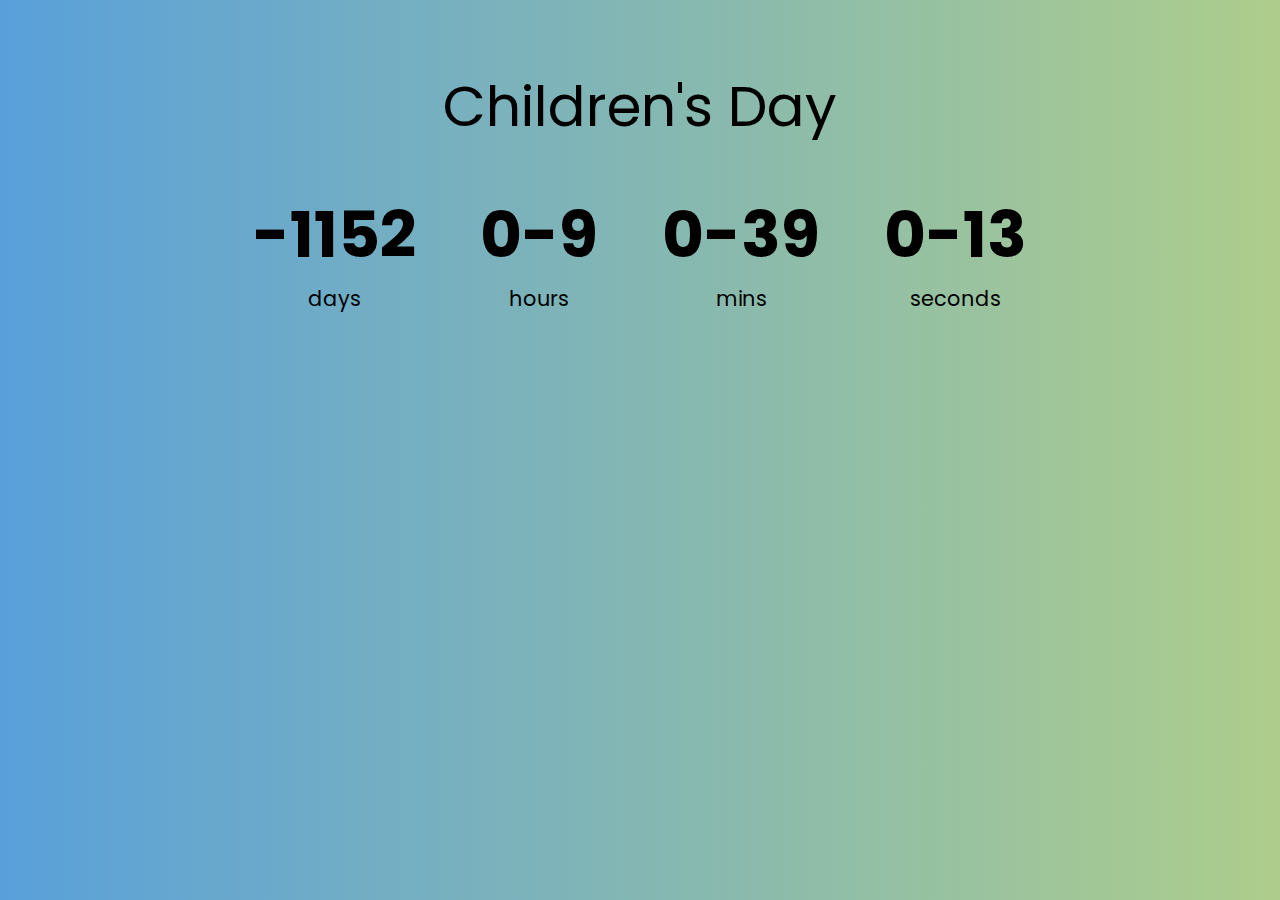
<file: Count Down App/index.html>
<!DOCTYPE html>
<html lang="en">
<head>
    <meta charset="UTF-8">
    <meta http-equiv="X-UA-Compatible" content="IE=edge">
    <meta name="viewport" content="width=device-width, initial-scale=1.0">
    <link rel="stylesheet" href="style.css">
    <title>Count Down Timer</title>
</head>
<body>
    <h1>Children's Day</h1>

        <div class="countdown-container">
            <div class="countdown-el days-c">
                <p class="big-text" id="days">0</p>
                <span>days</span>
            </div>
            <div class="countdown-el hours-c">
                <p class="big-text" id="hours">0</p>
                <span>hours</span>
            </div>
            <div class="countdown-el mins-c">
                <p class="big-text" id="mins">0</p>
                <span>mins</span>
            </div>
            <div class="countdown-el seconds-c">
                <p class="big-text" id="seconds">0</p>
                <span>seconds</span>
            </div>
        </div>
    

    <script src="script.js"></script>
</body>
</html>
</file>
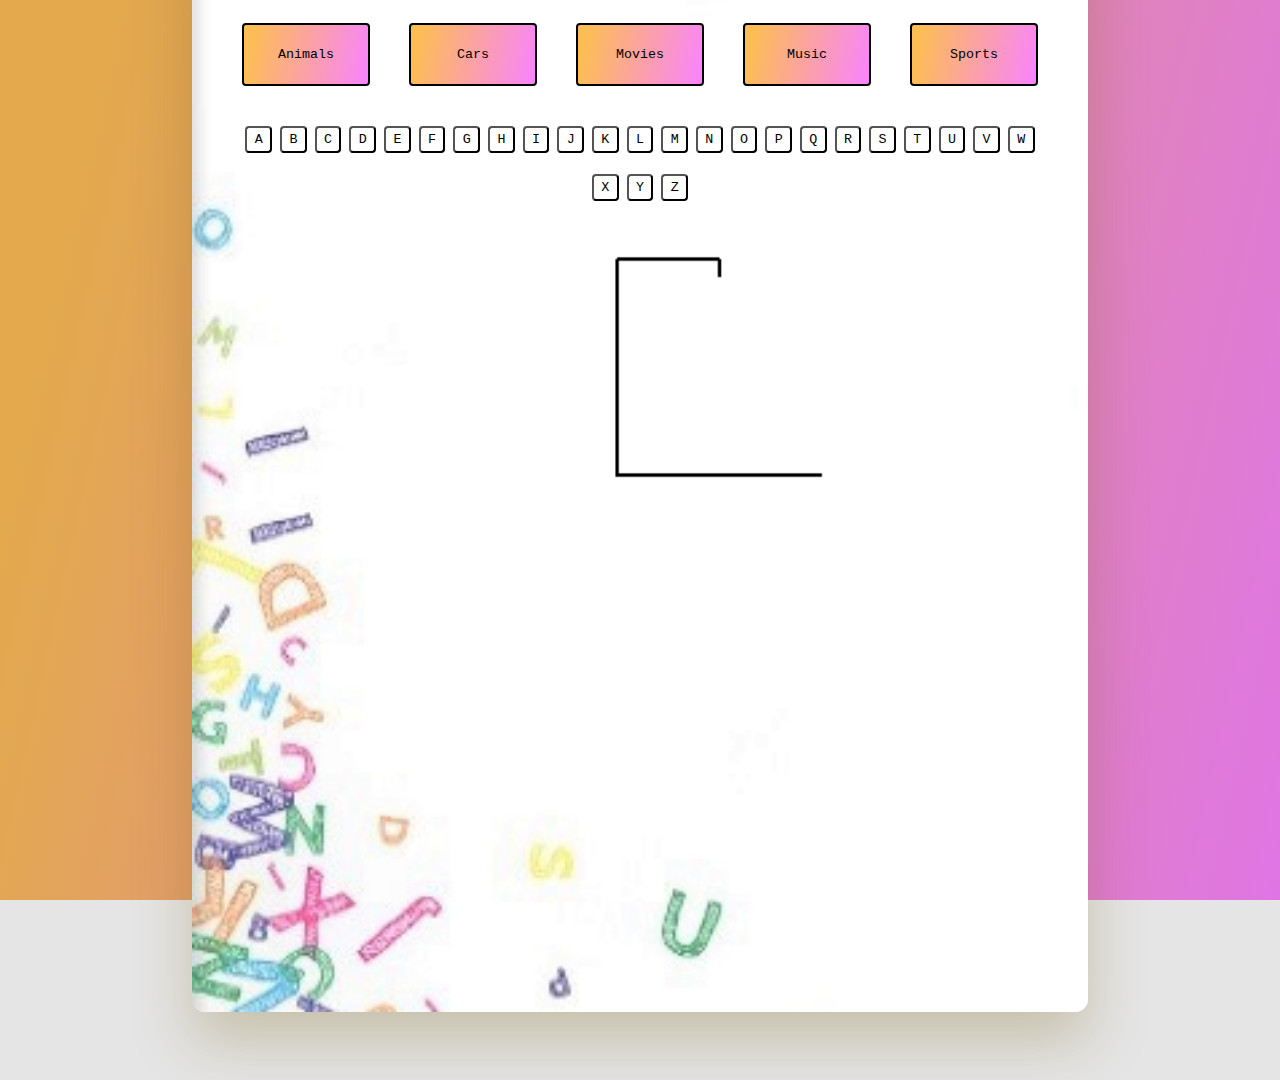
<file: Hangman Game/index.html>
<!DOCTYPE html>
<html lang="en">
<head>
    <meta charset="UTF-8">
    <meta http-equiv="X-UA-Compatible" content="IE=edge">
    <meta name="viewport" content="width=device-width, initial-scale=1.0">
    <title>Hangman Game</title>
    <link rel="stylesheet" href="style.css">
</head>
<body>
<div class="container">
<div id="options-container"></div>
<div id="letter-container"
    class="letter-container hide"></div>
        <div id="user-input-section"></div>
        <canvas id="canvas"></canvas>

        <!-- new game container -->
        <div id="new-game-container"
            class="new-game-popup hide">
                <div id="result-text"></div>
                <button id="new-game-button">New Game</button>
                </class=>
        </div>

</div>



    
    <script src="main.js"></script>
</body>
</html>
</file>
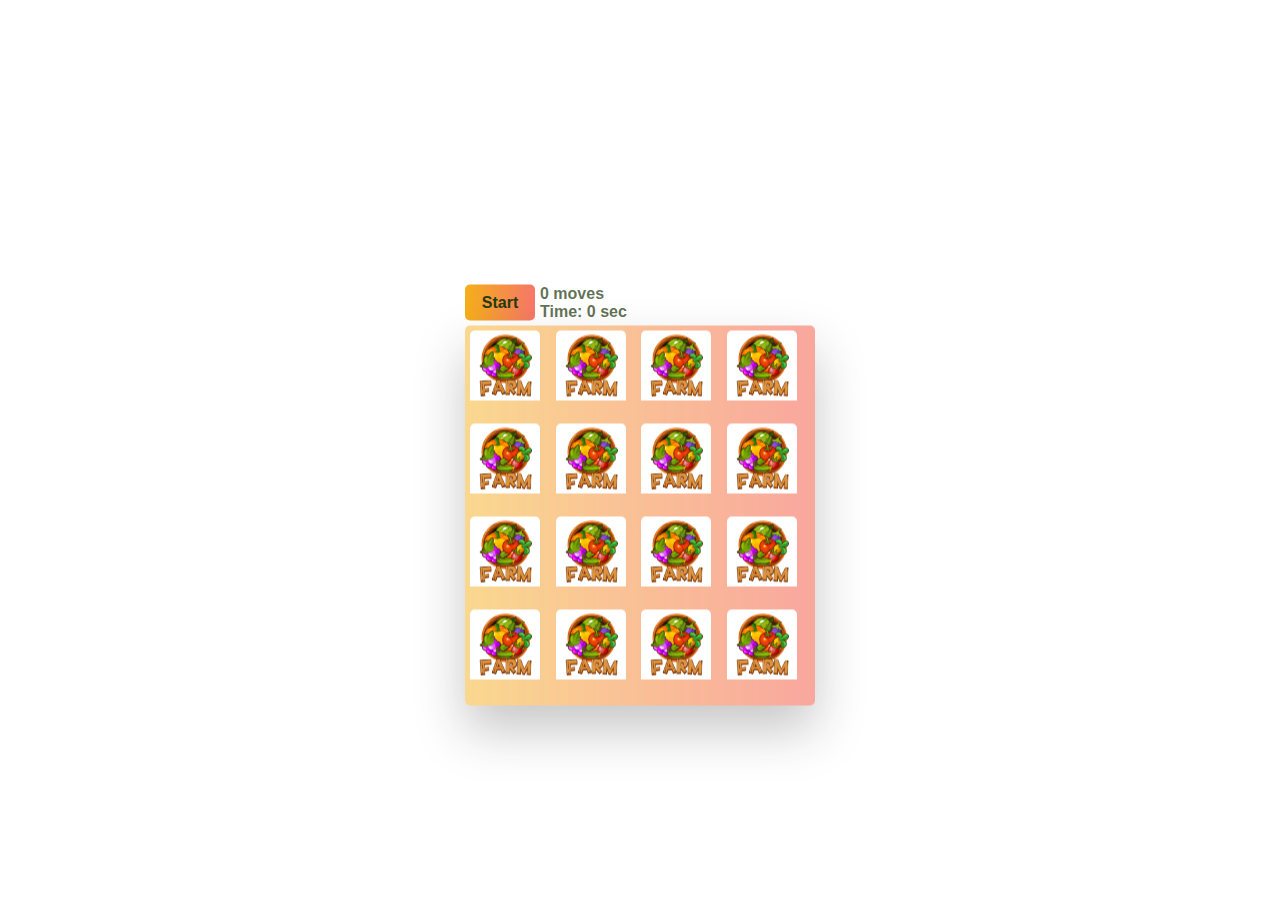
<file: new mg/index.html>
<!DOCTYPE html>
<html lang="en">
<head>
    <meta charset="UTF-8">
    <meta http-equiv="X-UA-Compatible" content="IE=edge">
    <meta name="viewport" content="width=device-width, initial-scale=1.0">
    <link rel="stylesheet" href="style.css">
    <title>Memory game</title>
</head>
<body>
    <div class="game">
        <div class="controls">
            <button>Start</button>
            <div class="stats">
                <div class="moves">0 moves</div>
                <div class="timer">Time: 0 sec</div>
            </div>
        </div>
        <div class="board-container">
            <div class="board" data-dimension="4"></div>
            <div class="win">You won!</div>
        </div>
    </div>
    <script src="script.js"></script>
</body>
</html>
</file>
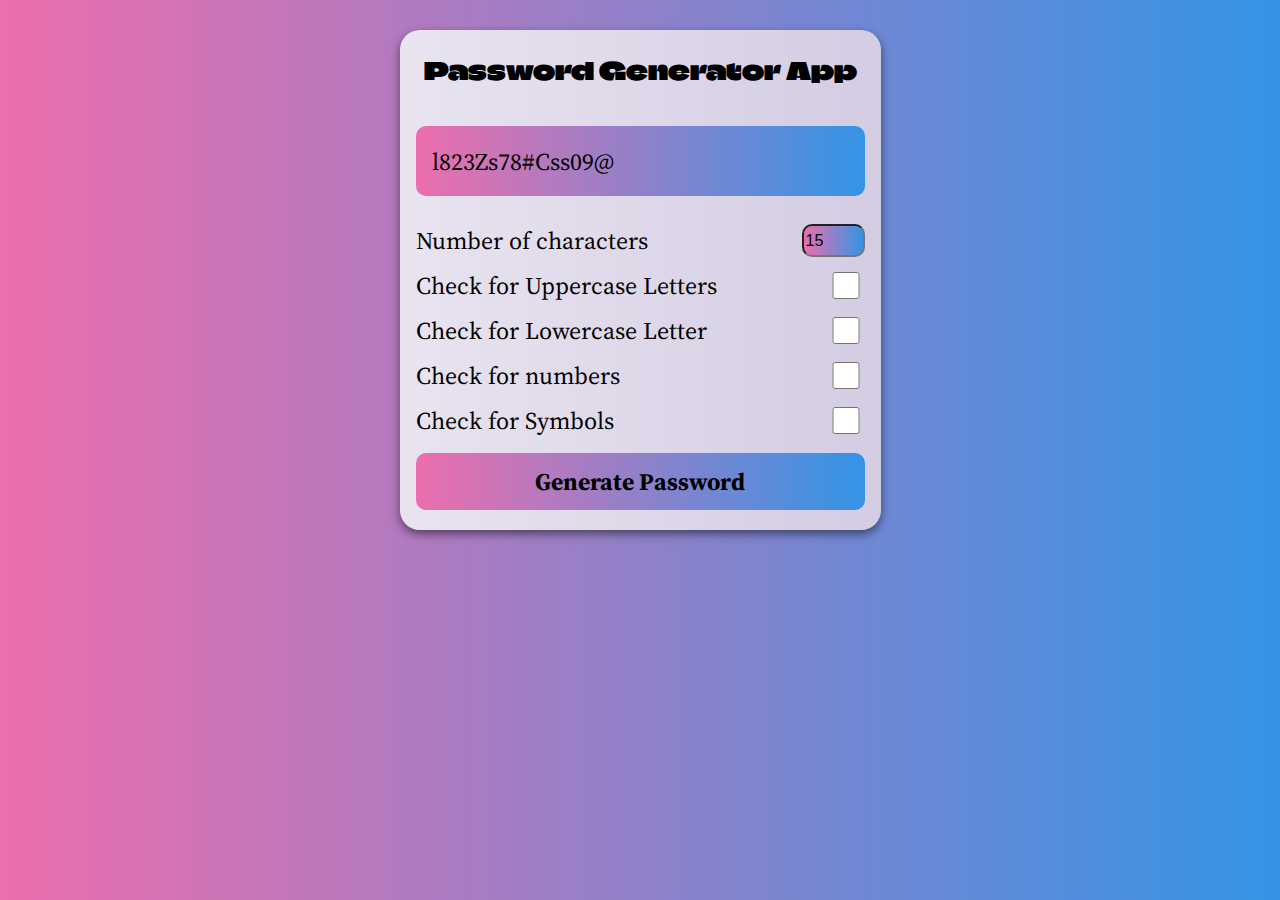
<file: Password generator app/index.html>
<!DOCTYPE html>
<html lang="en">
<head>
    <meta charset="UTF-8">
    <meta http-equiv="X-UA-Compatible" content="IE=edge">
    <meta name="viewport" content="width=device-width, initial-scale=1.0">
    <link rel="stylesheet" href="style.css" />
    <title>Password generator app</title>
</head>
<body>
    
<div class="container">
    <div class="title">Password Generator App</div>
        <div class="header">
            <div class="password">
                <span id="password">l823Zs78#Css09@</span>
                <button id="copy">Copy</button>
            </div>
        </div>



        <div class="body">
        <div class="form-options">
            <label for ="length">Number of characters</label>
            <input id="length" value="15" type="number" min="5" max="12"/>
        </div>
        <div class="form-options">
            <label for ="uppercase">Check for Uppercase Letters</label>
            <input id="uppercase"  type="checkbox" />
        </div>
        <div class="form-options">
            <label for ="lowercase">Check for Lowercase Letter</label>
            <input id="lowercase"  type="checkbox" />
        </div>
        <div class="form-options">
            <label for ="numbers">Check for numbers</label>
            <input id="numbers"  type="checkbox" />
        </div>
        <div class="form-options">
            <label for ="symbols">Check for Symbols</label>
            <input id="symbols"  type="checkbox" />
        </div>

        <button class="generate" id="generate">Generate Password </button>
        
    </div>
</div>

    <script src="script.js"></script>
</body>
</html>
</file>
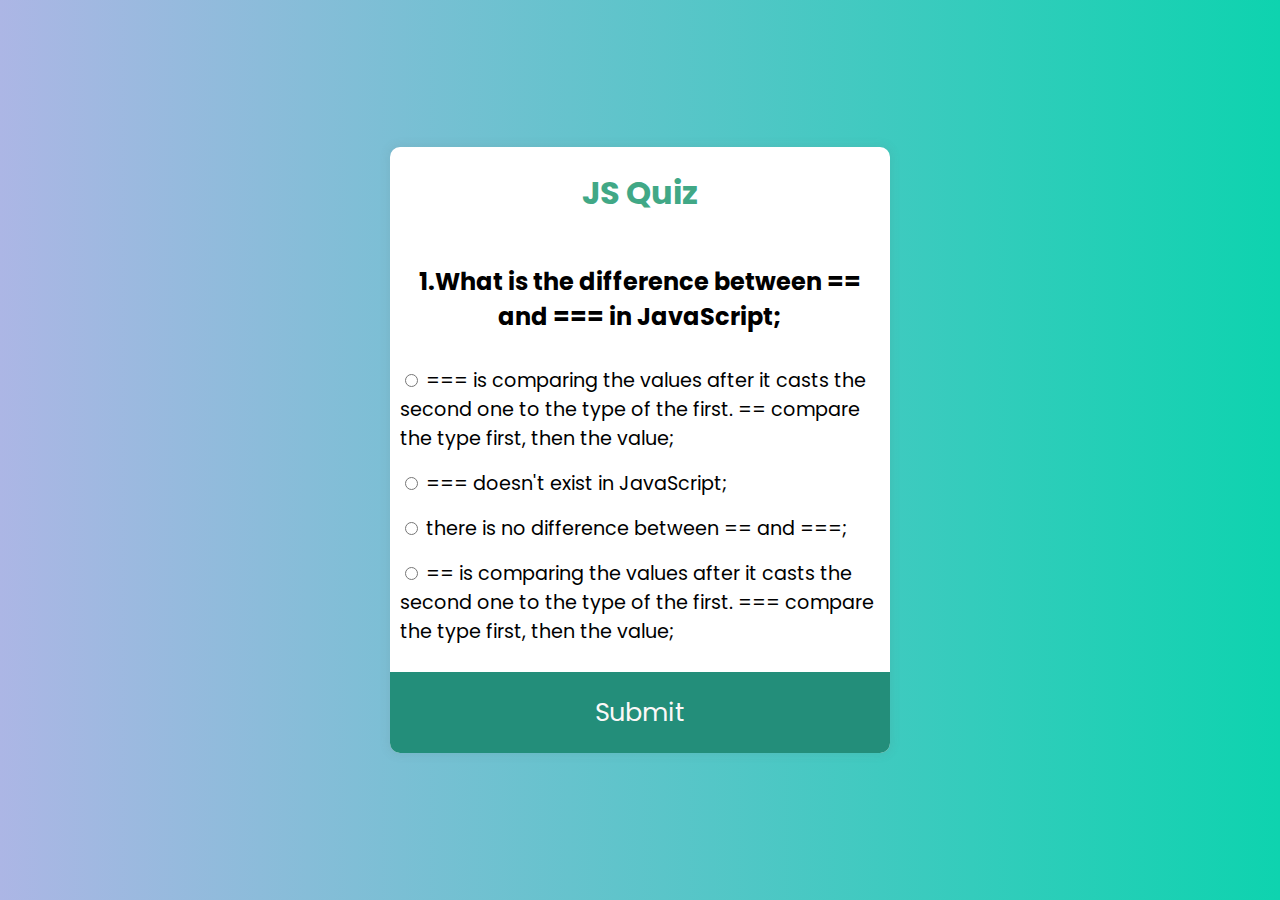
<file: Quizz-App/index.html>
<!DOCTYPE html>
<html lang="en">
<head>
    <meta charset="UTF-8">
    <meta http-equiv="X-UA-Compatible" content="IE=edge">
    <meta name="viewport" content="width=device-width, initial-scale=1.0">
    <link rel="stylesheet" href="style.css"/>
    <title>Quiz App</title>
</head>
<body>
    <div class="quiz-container" id="quiz">
        <h1>JS Quiz</h1>
        <div class="quiz-header">
            <h2 id="question">Question text</h2>
            <ul>
                <li>
                    <input
                        type="radio"
                        id="a"
                        name="answer"
                        class="answer"
                    />
                    <label id="a_text" for="a">Question</label>
                </li>
                <li>
                    <input
                        type="radio"
                        id="b"
                        name="answer"
                        class="answer"
                    />
                    <label id="b_text" for="b">Question</label>
                </li>
                <li>
                    <input
                        type="radio"
                        id="c"
                        name="answer"
                        class="answer"
                    />
                    <label id="c_text" for="c">Question</label>
                </li>
                <li>
                    <input
                        type="radio"
                        id="d"
                        name="answer"
                        class="answer"
                    />
                    <label id="d_text" for="d">Question</label>
                </li>
            </ul>
        </div>
        <button id="submit">Submit</button>
    </div>
    <script src="script.js"></script>
</body>
</html>
</file>
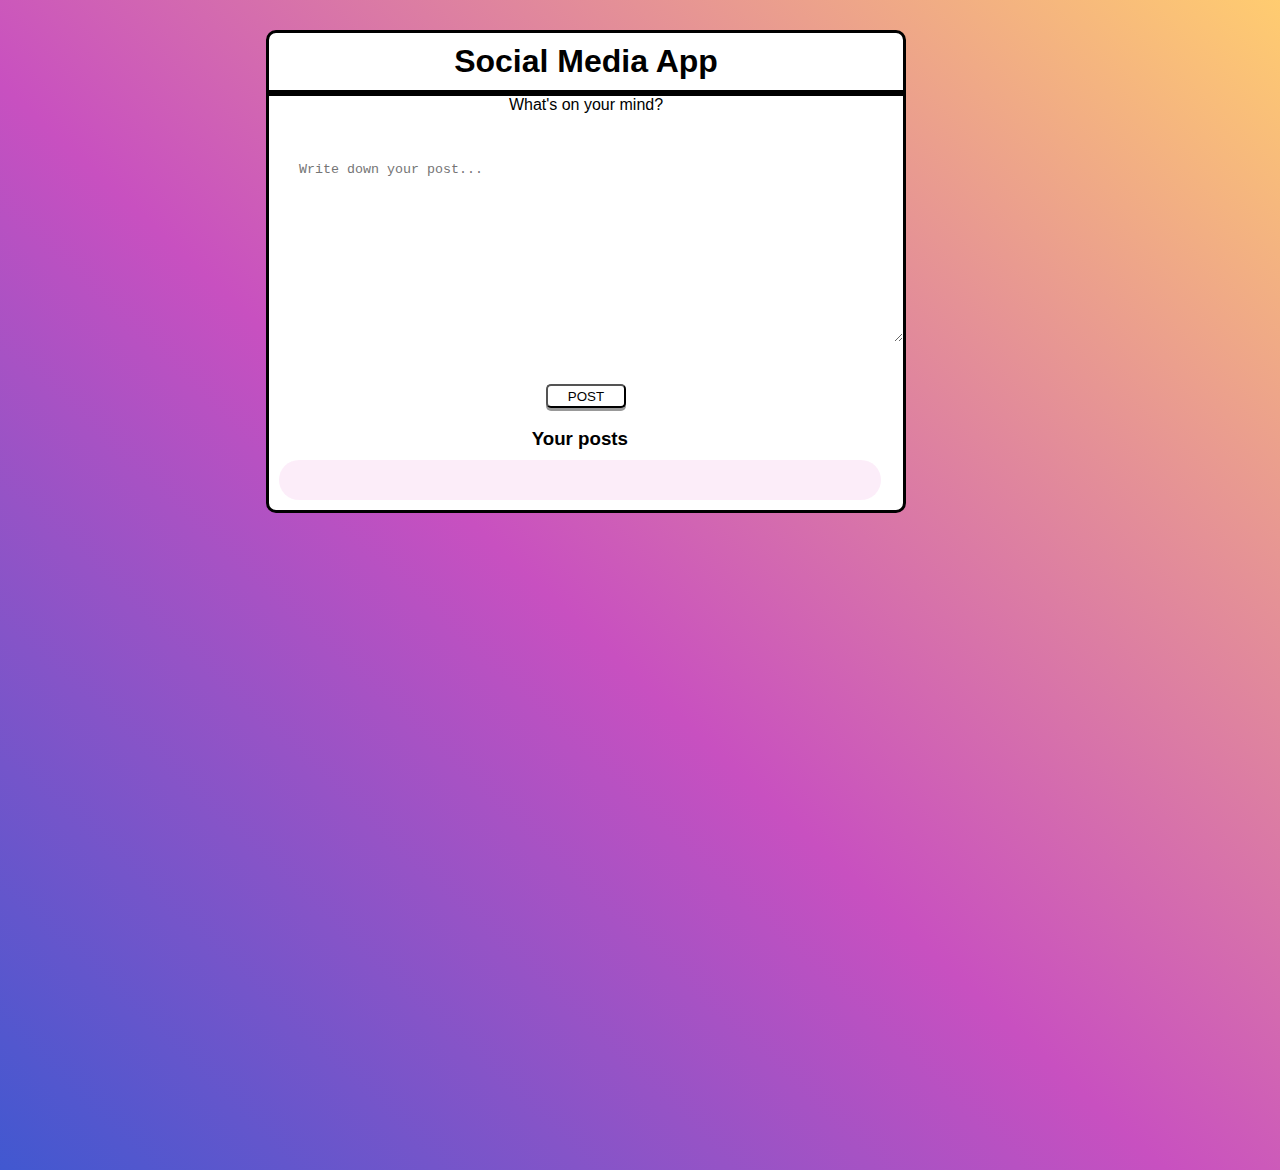
<file: Social Ap/index.html>
<!DOCTYPE html>
<html lang="en">
<head>
    <meta charset="UTF-8">
    <meta http-equiv="X-UA-Compatible" content="IE=edge">
    <meta name="viewport" content="width=device-width, initial-scale=1.0">
    <title>Social App</title>
    <link rel="stylesheet" href="style.css">
    <link rel="stylesheet" href="https://cdnjs.cloudflare.com/ajax/libs/font-awesome/5.15.4/css/all.min.css" />
</head>
<body>

    <h1>Social Media App</h1>
    <div class="container">
    <!-- left side -->
    <div class="left">
        <form id="form">
            <label id="subtitle" for="">What's on your mind? </label>
            <br><br>
            <textarea name="" id="input" placeholder="Write down your post..."  cols="40" rows="10"></textarea>
            <br><br>
            <div id="msg"></div>
            <button type="submit">POST</button>
        </form>
    </div>

    <!-- right side -->
    <div class="right">
    <h3>Your posts</h3>
        <div id="posts">
            <div>
            <span class="options"></span>
            </div>
        </div>
    </div>
    </div>
    <script src="script.js"></script>
</body>
</html>
</file>
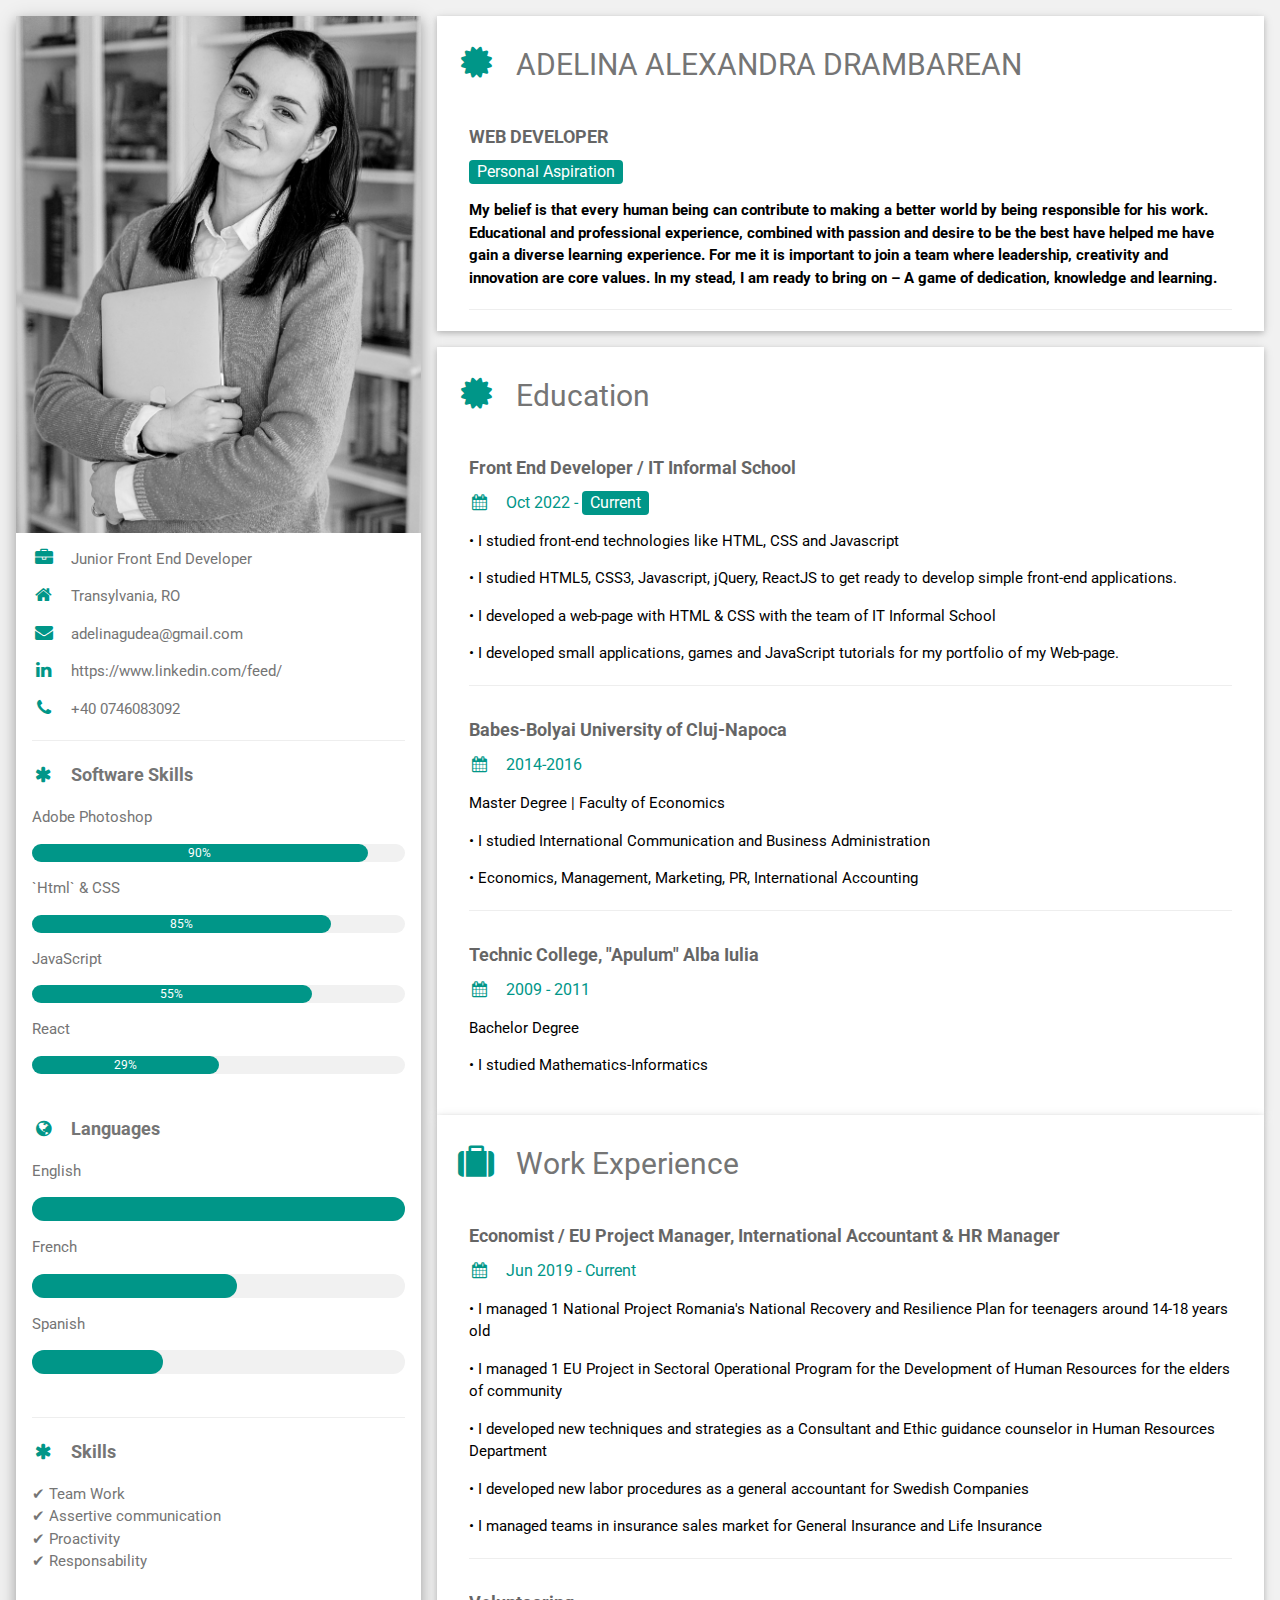
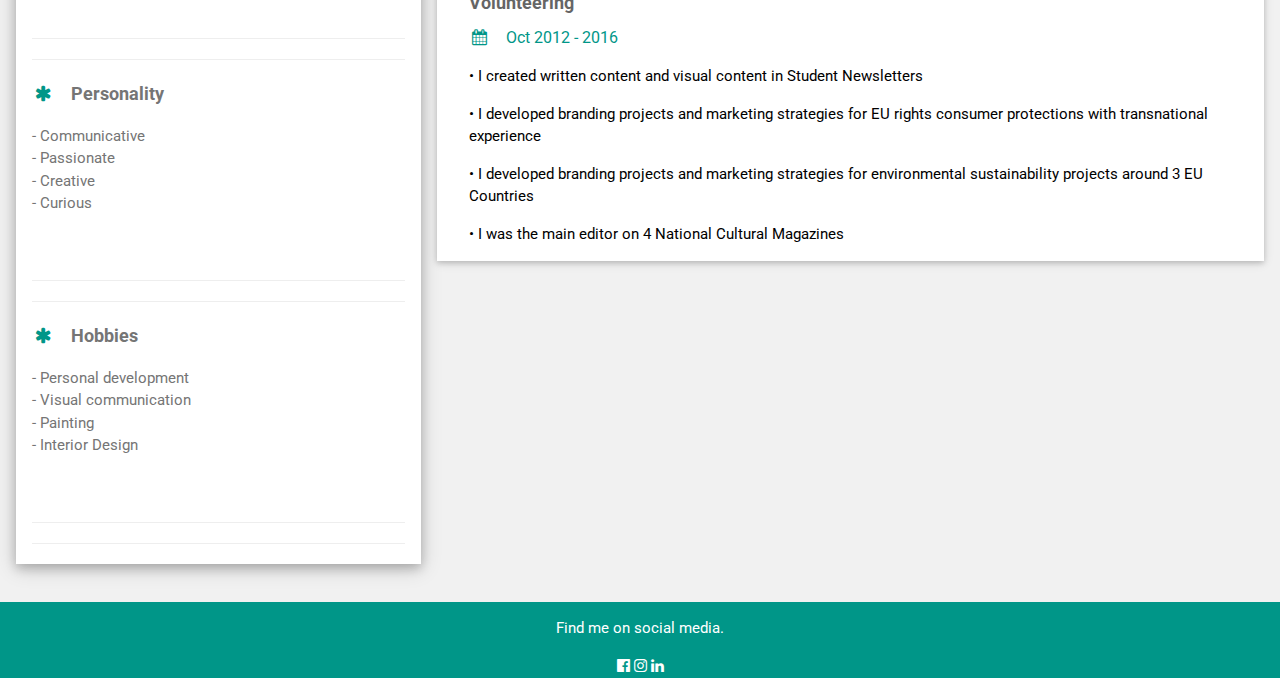
<file: resume.html>
<!DOCTYPE html>
<html>
<title>Resume</title>
<meta charset="UTF-8">
<meta name="viewport" content="width=device-width, initial-scale=1">
<link rel="stylesheet" href="https://www.w3schools.com/w3css/4/w3.css">
<link rel='stylesheet' href='https://fonts.googleapis.com/css?family=Roboto'>
<link rel="stylesheet" href="https://cdnjs.cloudflare.com/ajax/libs/font-awesome/4.7.0/css/font-awesome.min.css">
<style>
html,body,h1,h2,h3,h4,h5,h6 {font-family: "Roboto", sans-serif}
</style>
<body class="w3-light-grey">

<!-- Page Container -->
<div class="w3-content w3-margin-top" style="max-width:1400px;">

  <!-- The Grid -->
  <div class="w3-row-padding">
  
    <!-- Left Column -->
    <div class="w3-third">
    
      <div class="w3-white w3-text-grey w3-card-4">
        <div class="w3-display-container">
          <img src="./images/Adelina-50 edited.jpg" style="width:100%" alt="Avatar">
          <div class="w3-display-bottomleft w3-container w3-text-black">
          </div>
        </div>
        <div class="w3-container">
          <p><i class="fa fa-briefcase fa-fw w3-margin-right w3-large w3-text-teal"></i>Junior Front End Developer</p>
          <p><i class="fa fa-home fa-fw w3-margin-right w3-large w3-text-teal"></i>Transylvania, RO</p>
          <p><i class="fa fa-envelope fa-fw w3-margin-right w3-large w3-text-teal"></i>adelinagudea@gmail.com</p>
          <p><i class="fa fa-linkedin fa-fw w3-margin-right w3-large w3-text-teal"></i>https://www.linkedin.com/feed/</p>
          <p><i class="fa fa-phone fa-fw w3-margin-right w3-large w3-text-teal"></i>+40 0746083092</p>
          <hr>

          <p class="w3-large"><b><i class="fa fa-asterisk fa-fw w3-margin-right w3-text-teal"></i>Software Skills</b></p>
          <p>Adobe Photoshop</p>
          <div class="w3-light-grey w3-round-xlarge w3-small">
            <div class="w3-container w3-center w3-round-xlarge w3-teal" style="width:90%">90%</div>
          </div>
          <p>`Html` & CSS</p>
          <div class="w3-light-grey w3-round-xlarge w3-small">
            <div class="w3-container w3-center w3-round-xlarge w3-teal" style="width:80%">
              <div class="w3-center w3-text-white">85%</div>
            </div>
          </div>
          <p>JavaScript</p>
          <div class="w3-light-grey w3-round-xlarge w3-small">
            <div class="w3-container w3-center w3-round-xlarge w3-teal" style="width:75%">55%</div>
          </div>
          <p>React</p>
          <div class="w3-light-grey w3-round-xlarge w3-small">
            <div class="w3-container w3-center w3-round-xlarge w3-teal" style="width:50%">29%</div>
          </div>
          <br>

          <p class="w3-large w3-text-theme"><b><i class="fa fa-globe fa-fw w3-margin-right w3-text-teal"></i>Languages</b></p>
          <p>English</p>
          <div class="w3-light-grey w3-round-xlarge">
            <div class="w3-round-xlarge w3-teal" style="height:24px;width:100%"></div>
          </div>
          <p>French</p>
          <div class="w3-light-grey w3-round-xlarge">
            <div class="w3-round-xlarge w3-teal" style="height:24px;width:55%"></div>
          </div>
          <p>Spanish</p>
          <div class="w3-light-grey w3-round-xlarge">
            <div class="w3-round-xlarge w3-teal" style="height:24px;width:35%"></div>
          </div>
          <br>
          <hr>
          <p class="w3-large w3-text-theme"><b><i class="fa fa-asterisk fa-fw w3-margin-right w3-text-teal"></i>Skills</b></p>
          <label for="skills"> &#10004 Team Work</label>
          <br>
          <label for="skills"> &#10004 Assertive communication</label>
          <br>
          <label for="skills"> &#10004 Proactivity</label>
          <br>
          <label for="skills"> &#10004 Responsability</label>
          <br>
          <br>
          <br>
          <hr>
          <hr>
          <p class="w3-large w3-text-theme"><b><i class="fa fa-asterisk fa-fw w3-margin-right w3-text-teal"></i>Personality</b></p>
          <label for="skills"> -  Communicative</label>
          <br>
          <label for="skills"> -  Passionate</label>
          <br>
          <label for="skills">  - Creative</label>
          <br>
          <label for="skills"> - Curious</label>
          <br>
          <br>
          <br>
          <hr>
          <hr>
          <p class="w3-large w3-text-theme"><b><i class="fa fa-asterisk fa-fw w3-margin-right w3-text-teal"></i>Hobbies</b></p>
          <label for="skills"> - Personal development</label>
          <br>
          <label for="skills"> - Visual communication </label>
          <br>
          <label for="skills"> - Painting</label>
          <br>
          <label for="skills"> - Interior Design</label>
          <br>
          <br>
          <br>
          <hr>
          <hr>
        </div>
      </div><br>

    <!-- End Left Column -->
    </div>

    <!-- Right Column -->
    <div class="w3-twothird">
      <div class="w3-container w3-card w3-white w3-margin-bottom">
        <h2 class="w3-text-grey w3-padding-16"><i class="fa fa-certificate fa-fw w3-margin-right w3-xxlarge w3-text-teal"></i>ADELINA ALEXANDRA DRAMBAREAN</h2>
        <div class="w3-container">
          <h5 class="w3-opacity"><b>WEB DEVELOPER</b></h5>
          <h6 class="w3-text-teal"><span class="w3-tag w3-teal w3-round">Personal Aspiration</span></h6>
          <p><b> My belief is that every human being can contribute to making a better world by being responsible for his work. Educational and professional experience, combined with passion and desire to be the best have helped me have gain a diverse learning experience. For me it is important to join a team where leadership, creativity and innovation are core values. In my stead, I am ready to bring on  – A game of dedication, knowledge and learning. </b> </p>
          <hr>
        </div>
      </div>
      <div class="w3-container w3-card w3-white">
        <h2 class="w3-text-grey w3-padding-16"><i class="fa fa-certificate fa-fw w3-margin-right w3-xxlarge w3-text-teal"></i>Education</h2>
        <div class="w3-container">
          <h5 class="w3-opacity"><b>Front End Developer / IT Informal School</b></h5>
          <h6 class="w3-text-teal"><i class="fa fa-calendar fa-fw w3-margin-right"></i>Oct 2022 - <span class="w3-tag w3-teal w3-round">Current</span></h6>
          <p><span>&#8226 </span>I studied  front-end technologies like HTML, CSS and Javascript</p>
          <p><span>&#8226 </span>I studied  HTML5, CSS3, Javascript, jQuery, ReactJS to get ready to develop simple front-end applications. </p>
          <p><span>&#8226 </span>I developed a web-page with HTML & CSS with the team of IT Informal School </p>
          <p><span>&#8226 </span>I developed small applications, games and JavaScript tutorials for my portfolio of my Web-page.</p>
          <hr>
        </div>
        <div class="w3-container">
          <h5 class="w3-opacity"><b>Babes-Bolyai University of Cluj-Napoca</b></h5>
          <h6 class="w3-text-teal"><i class="fa fa-calendar fa-fw w3-margin-right"></i>2014-2016</h6>
          <p>Master Degree | Faculty of Economics </p>
          <p><span>&#8226 </span>I studied International Communication and Business Administration</p>
          <p><span>&#8226 </span>Economics, Management, Marketing, PR, International Accounting</p>
          <hr>
        </div>
        <div class="w3-container">
          <h5 class="w3-opacity"><b>Technic College, "Apulum" Alba Iulia</b></h5>
          <h6 class="w3-text-teal"><i class="fa fa-calendar fa-fw w3-margin-right"></i>2009 - 2011</h6>
          <p>Bachelor Degree </p>
          <p><span>&#8226 </span>I studied Mathematics-Informatics</p><br>
        </div>
      </div>
      <div class="w3-container w3-card w3-white w3-margin-bottom">
        <h2 class="w3-text-grey w3-padding-16"><i class="fa fa-suitcase fa-fw w3-margin-right w3-xxlarge w3-text-teal"></i>Work Experience</h2>
        <div class="w3-container">
          <h5 class="w3-opacity"><b>Economist / EU Project Manager, International Accountant & HR Manager</b></h5>
          <h6 class="w3-text-teal"><i class="fa fa-calendar fa-fw w3-margin-right"></i>Jun 2019 - Current</h6>
          <p><span>&#8226 </span> I managed 1 National  Project Romania's National Recovery and Resilience Plan for teenagers around 14-18 years old </p>
          <p><span>&#8226 </span> I managed 1 EU Project in Sectoral Operational Program for the Development of Human Resources for the elders of community </p>
          <p><span>&#8226 </span> I developed new techniques and strategies as a Consultant and Ethic guidance counselor in Human Resources Department  </p>
          <p><span>&#8226 </span> I developed new labor procedures as a general accountant for Swedish Companies  </p>
          <p><span>&#8226 </span> I managed teams in insurance sales market for General Insurance and Life Insurance</p>
          <hr>
        </div>
        <div class="w3-container">
          <h5 class="w3-opacity"><b>Volunteering</b></h5>
          <h6 class="w3-text-teal"><i class="fa fa-calendar fa-fw w3-margin-right"></i>Oct 2012 - 2016</h6>
          <p><span>&#8226 </span>I created written content and visual content in Student Newsletters </p>
          <p><span>&#8226 </span>I developed branding projects and marketing strategies for EU rights consumer protections with transnational experience</p>
          <p><span>&#8226 </span>I developed branding projects and marketing strategies for environmental sustainability projects around 3 EU Countries</p>
          <p><span>&#8226 </span>I was the main editor on 4 National Cultural Magazines</p>
        </div>
      </div>

  <!-- End Right Column -->
    </div>
    
  <!-- End Grid -->
  </div>
  
  <!-- End Page Container -->
</div>

<footer class="w3-container w3-teal w3-center w3-margin-top">
  <p>Find me on social media.</p>
  <i class="fa fa-facebook-official w3-hover-opacity"></i>
  <i class="fa fa-instagram w3-hover-opacity"></i>
  <i class="fa fa-linkedin w3-hover-opacity"></i>
</footer>

</body>
</html>
</file>
<file: Count Down App/style.css>
@import url("https://fonts.googleapis.com/css2?family=Poppins:wght@200;400;600&display=swap");

* {
    box-sizing: border-box;
}

body {
    background: #c2e59c;  /* fallback for old browsers */
    background: -webkit-linear-gradient(to right, #64b3f4, #c2e59c);  /* Chrome 10-25, Safari 5.1-6 */
    background: linear-gradient(to right, #64b3f4, #c2e59c); /* W3C, IE 10+/ Edge, Firefox 16+, Chrome 26+, Opera 12+, Safari 7+ */
    background-size: cover;
    background-position: center center;
    position:relative;
    display: flex;
    flex-direction: column;
    align-items: center;
    min-height: 100vh;
    font-family: "Poppins", sans-serif;
    margin: 0;
    z-index:1;

}

body::after {
    content:'';
    position:absolute;
    height:100%;
    width:100%;
    background-color: black;
    opacity:0.1;
    z-index: -1;
}

h1 {
    font-weight: normal;
    font-size: 3.5rem;
    margin-top: 4rem;
}

.countdown-container {
    display: flex;
    flex-wrap: wrap;
    justify-content: center;
}

.big-text {
    font-weight: bold;
    font-size: 4rem;
    line-height: 1;
    margin: 1rem 2rem;
}

.countdown-el {
    text-align: center;
}

.countdown-el span {
    font-size: 1.3rem;
}
</file>
<file: Hangman Game/style.css>
* {
    margin:0;
    padding:0;
    box-sizing: border-box;
    font-family:monospace}

body { 
    background: linear-gradient(102.4deg, rgba(253,189,85,1) 7.8%, rgba(249,131,255,1) 100.3% );
    background-attachment: fixed; 
    z-index: 1; 
}
body::after {
    content:'';
    position:absolute;
    height:120vh;
    width:100%;
    background-color: black;
    opacity:0.1;
    z-index: -1;
}

.container {
    font-size:25px;
    width:70vw;
    /* max-width:100vw; */
    height:122vh;
    margin-top:0.5em;
    bottom:10em;
    padding:3em;
    position:absolute;
    transform:translate(-50%,-50%);
    padding:2em;
    top:50%;
    left:50%;
    border-radius: 0.5em;
    box-shadow: 0 1.2em 2.4em rgba(111, 85, 0, 0.255);
    background-image: url('pictures/LETTERS-HANGMAN\ edited.jpg');
    background-size: cover;
    background-repeat: no-repeat;
    text-align:center;

};

#options-container {
    text-align:center;
    font-size: 1.8em;
}

#options-container div {
    width:100%;
    display:flex;
    justify-content: space-between;
    margin:1.2em, 0, 0.24em,  0;
}

#options-container button {
    padding:0.6em, 1,2em;
    border:2px solid #000;
    background-color: #fff;
    border-radius: 0.3em;
    width:10vw;
    height:7vh;
    margin-bottom:2em;
    margin-top:2em;
    cursor: pointer;
}
#options-container button {
    background:linear-gradient(102.4deg, rgba(253,189,85,1) 7.8%, rgba(249,131,255,1) 100.3% );
}
#options-container button:hover {
    width:8.5vw;
    height:4.5vh;
}

#options-container button:disabled {
    border:2px solid #808080;
    color:#808080;
    background-color: #efefef;
}

#options-container button:active {
background-color: #ecc8c8;
border:2px solid #000000;
color:#000000;
}

#letter-container {
    width:100%;
    display:flex;
    flex-wrap:wrap;
    justify-content: center;
    gap:8px;
}

#letter-container button {
    height:2em;
    width:2em;
    border-radius: 0.3em;
    background-color: #fff;
    margin-top:1em;
    cursor: pointer;
}

.new-game-popup{
    position:absolute;
    left:0;
    top:0;
    height:100%;
    width:100%;
    display:flex;
    align-items: center;
    justify-content: center;
    flex-direction: column;
    border-radius: 0.6em;
    background-image: url('pictures/fallingLetters.webp');
    background-size: cover;
    background-repeat: no-repeat;
}

#user-input-section {
    display:flex;
    justify-content: space-between;
    font-size:1.5em;
    margin:0% 0% 5% 33% ;
}

canvas {
    display:flex;
    margin-top:5%;
    margin-left:45%;
    text-align: center;
    height:30vh;
    width:40vw;
}

.hide {
    display:none;
}

#result-text h2 {
    font-size:1.8em;
    text-align: center;
}
#result-text h2:hover {
    font-size:2.2em;
}

#result-text p {
    font-size:1.25em;
    margin:1em 0 2em 0;
}

#result-text span {
    font-weight: 600;
}

#new-game-button {
    font-size:1.25em;
    padding:0.5em;
    background:linear-gradient(102.4deg, rgba(253,189,85,1) 7.8%, rgba(249,131,255,1) 100.3% );
    border:2px solid #000;
    color:black;
    border-radius:0.2em;
    cursor: pointer;
}

#new-game-button:hover {
    font-size:1.3em;
}


.win-msg {
    color:#f8ba34;
    
}

.lose-msg {
    color:#f486c6;
}
</file>
<file: new mg/style.css>
* {
    margin:0;
    padding: 0;
    box-sizing: border-box;
}

body {
    /* width: 100%;
    height: 50%; */
    background-image: url("https://wallpaperaccess.com/full/7208185.png");
    background-repeat: no-repeat;
    background-size: cover;
    font-family: Arial, Helvetica, sans-serif;
    overflow: hidden;
}
.game {
    position: absolute;
    top: 55%;
    left: 50%;
    transform: translate(-50%, -50%);
}
.controls {
    display: flex;
    gap: 5px;
    margin-bottom:5px;
}
button {
    background: #f12711;  /* fallback for old browsers */
    background: -webkit-linear-gradient(to right, #f5af19, #f12711);  /* Chrome 10-25, Safari 5.1-6 */
    background: linear-gradient(to right, #f5af19, #f12711a1); /* W3C, IE 10+/ Edge, Firefox 16+, Chrome 26+, Opera 12+, Safari 7+ */
    color: #263b11;
    border-radius: 5px;
    border: 0;
    cursor: pointer;
    font-family: Arial, Helvetica, sans-serif;
    font-size: 1rem;
    width:70px;
    font-weight: bold;
}
.disabled {
    color: #fcf9f9;
}   
.stats {
    color: #263b11ba;
    font-size: 1rem;
    font-weight: bold;
}
.board-container {
    position: relative;
    width: 350px;
    height: 380px;
    margin-top:0;
    margin-bottom:0;
}
.board,
.win {
    border-radius: 5px;
    box-shadow: 0 25px 50px rgb(33 33 33 / 25%);
    background: hsla(6, 89%, 51%, 0.204);  /* fallback for old browsers */
    background: -webkit-linear-gradient(to right, #f5af19, #f12711);  /* Chrome 10-25, Safari 5.1-6 */
    background: linear-gradient(to right, #f5af197c, #f1271168); /* W3C, IE 10+/ Edge, Firefox 16+, Chrome 26+, Opera 12+, Safari 7+ */
    transition: transform .6s cubic-bezier(0.4, 0.0, 0.2, 1);
    backface-visibility: hidden;
    width: 100%;
    height: 100%;

}
.board {
    padding: 5px;
    display: grid;
    grid-template-columns: repeat(4, auto);
    grid-gap: 2px;
}
.board-container.flipped .board {
    transform: rotateY(180deg) rotateZ(50deg);
}
.board-container.flipped .win {
    transform: rotateY(0) rotateZ(0);
}
.card {
    position: relative;
    width: 70px;
    height: 80px;
    cursor: pointer;
}
.card-front,
.card-back {
    position: absolute;
    border-radius: 5px;
    width: 100%;
    height: 100%;
    background-image:url('Pictures/logo-farm.webp');
    background-size: contain;
    background-repeat: no-repeat;
    transition: transform .6s cubic-bezier(0.4, 0.0, 0.2, 1);
    backface-visibility: hidden;
    
}
.card-back {
    transform: rotateY(180deg) rotateZ(50deg);
    font-size: 25pt;
    width: 100%;
    height: 100%;
    user-select: none;
    text-align: center;
    line-height: 100px;
    background: #FDF8E6;
}
.card-front {
    font-size: 25pt;
    width: 100%;
    height: 100%;
    user-select: none;
    text-align: center;
    line-height: 100px;



}
.card.flipped .card-front {
    transform: rotateY(180deg) rotateZ(50deg);
}
.card.flipped .card-back {
    transform: rotateY(0) rotateZ(0);
}
.win {
    position: absolute;
    top: 0;
    left: 0;
    width: 100%;
    height: 100%;
    text-align: center;
    background-image:url('Pictures/background-image.jpg');
    transform: rotateY(180deg) rotateZ(50deg);
}
.win-text {
    position: absolute;
    top: 20%;
    left: 50%;
    transform: translate(-50%, -50%);
    font-size: 2rem;
    font-weight: bold;
    color: #f96902;
    margin-top:0;
}
.highlight {
    color:#263b11;
    font-weight: 2.5rem;
    
}
</file>
<file: Password generator app/style.css>
@import url("https://fonts.googleapis.com/css2?family=Poppins:wght@200;400;600&display=swap");
@import url('https://fonts.googleapis.com/css2?family=Climate+Crisis&family=Source+Serif+Pro:wght@600&display=swap');

* {
    box-sizing: border-box;
}

.title { 
    font-family: 'Climate Crisis', cursive;
    font-size: 1.5rem;
    padding: 1.5rem;
    color:  #000;
}

body {
    background: #3494E6;  /* fallback for old browsers */
    background: -webkit-linear-gradient(to right, #EC6EAD, #3494E6);  /* Chrome 10-25, Safari 5.1-6 */
    background: linear-gradient(to right, #EC6EAD, #3494E6); /* W3C, IE 10+/ Edge, Firefox 16+, Chrome 26+, Opera 12+, Safari 7+ */
    color:  #000;
    display: flex;
    align-items: center;
    justify-content: center;
    font-family: 'Climate Crisis', cursive;
    margin: 0;
    /* min-height: 100vh; */
    border-radius:5px;
}

.container {
    background: #D3CCE3;  /* fallback for old browsers */
    background: -webkit-linear-gradient(to right, #E9E4F0, #D3CCE3);  /* Chrome 10-25, Safari 5.1-6 */
    background: linear-gradient(to right, #E9E4F0, #D3CCE3); /* W3C, IE 10+/ Edge, Firefox 16+, Chrome 26+, Opera 12+, Safari 7+ */
    box-shadow: 0 4px 10px rgba(0, 0, 0, 0.5);
    min-width: 300px;
    min-height:500px;
    font-family: 'Source Serif Pro', serif;
    font-size: 1.5rem;
    border-radius:20px;
    position:relative;
    margin:30px 0 30px 0;
    
}


.header {
    padding: 1rem;
}

.password {
    background: #3494E6;  /* fallback for old browsers */
    background: -webkit-linear-gradient(to right, #EC6EAD, #3494E6);  /* Chrome 10-25, Safari 5.1-6 */
    background: linear-gradient(to right, #EC6EAD, #3494E6); /* W3C, IE 10+/ Edge, Firefox 16+, Chrome 26+, Opera 12+, Safari 7+ */
    display: flex;
    font-size: 1.5rem;
    align-items: center;
    height: 70px;
    width: 100%;
    position: relative;
    padding: 1rem;
    overflow: auto;
    border-radius:10px;
}

.password button {
    background-color: white;
    border: none;
    color:  #000;
    cursor: pointer;
    font-family: 'Climate Crisis', cursive; 
    font-weight: bold;
    padding: 0.25rem;
    position: absolute;
    top: 0;
    right: 0;
    transform: translate(0, 20%);
    transition: opacity 0.2s ease, transform 0.2s ease;
    opacity: 0;
    border-radius:10px;
}

.password:hover button {
    opacity: 1;
    transform: translate(0, 0%);
    font-size:1rem;
}

#length {
    border-radius:10px;
    background: #3494E6;  /* fallback for old browsers */
    background: -webkit-linear-gradient(to right, #EC6EAD, #3494E6);  /* Chrome 10-25, Safari 5.1-6 */
    background: linear-gradient(to right, #EC6EAD, #3494E6); /* W3C, IE 10+/ Edge, Firefox 16+, Chrome 26+, Opera 12+, Safari 7+ */
    font-size:1rem;
}

#numbers, #uppercase, #lowercase, #symbols {
    width:2rem;
    border-radius:5px;

}


.body {
    padding: 0 1rem 1rem;
}

.form-options {
    color:  #000;
    display:flex;
    justify-content:space-between;
    margin:0.75rem 0;
    border-radius:10px;
}

.generate {
    font-family: 'Source Serif Pro', serif;
    font-size: 1.5rem;
   font-weight: bold;
    background: #3494E6;  /* fallback for old browsers */
    background: -webkit-linear-gradient(to right, #EC6EAD, #3494E6);  /* Chrome 10-25, Safari 5.1-6 */
    background: linear-gradient(to right, #EC6EAD, #3494E6); /* W3C, IE 10+/ Edge, Firefox 16+, Chrome 26+, Opera 12+, Safari 7+ */
    border: none;
    color:  #000;
    cursor: pointer;
    display: block;
    font-size: 1.5rem;
    font-weight: bold;
    padding: 0.75rem;
    margin-top: 1rem;
    width: 100%;
    border-radius:10px;
}
</file>
<file: Quizz-App/style.css>
@import url("https://fonts.googleapis.com/css2?family=Poppins:wght@200;400;600&display=swap");

* {
    box-sizing: border-box;
}

body {
    background: #74ebd5;  /* fallback for old browsers */
    background: -webkit-linear-gradient(to right, #ACB6E5, #74ebd5);  /* Chrome 10-25, Safari 5.1-6 */
    background: linear-gradient(to right, #ACB6E5, #0ed3af); /* W3C, IE 10+/ Edge, Firefox 16+, Chrome 26+, Opera 12+, Safari 7+ */
    display: flex;
    align-items: center;
    justify-content: center;
    font-family: "Poppins", sans-serif;
    margin: 0;
    min-height: 100vh;
    z-index:-2;
}


h1 {
    text-align: center;
    color:rgb(65, 168, 134);
}


.quiz-container {
    background-color: #fff;
    border-radius: 10px;
    box-shadow: 0 0 10px 2px rgba(100, 100, 100, 0.1);
    overflow: hidden;
    width: 500px;
    max-width: 100%;
  
}

.quiz-header {
    padding: 10px;
}

h2 {
    padding: 1rem;
    text-align: center;
    margin: 0;
}

ul {
    list-style-type: none;
    padding: 0;
}

ul li {
    font-size: 1.2rem;
    margin: 1rem 0;
}

ul li label {
    cursor: pointer;
}

button {
    background-color:#238e7a;
    border: none;
    color: rgb(251, 248, 248);
    cursor: pointer;
    display: block;
    font-family: inherit;
    font-size: 1.6rem;
    width: 100%;
    padding: 1.3rem;
}

button:hover {
    background-color: #b893c7;
}

button:focus {
    background-color: #b893c7;
    outline: none;
}
</file>
<file: Social Ap/style.css>
* {
    margin:0;
    padding:0;
    box-sizing: border-box;
}


body{
    height:120vh;
    font-family:Arial, Helvetica, sans-serif;
    margin:20%;
    padding:10px;
    background-image: linear-gradient(43deg, #4158D0 0%, #C850C0 46%, #FFCC70 100%);
    text-align:center;
    background-size:cover;
    background-repeat: no-repeat;
    margin-top:20px;
    margin-bottom:70px;
}
 
h1 {
    width:50vw;
    background-color: white;
    border-radius: 10px 10px 0 0;
    text-align: center;
    border-color:black;
    border-style:solid; 
    padding:10px;
}

.container {
    /* display:flex; */
    width:50vw;
    height:fit-content;
    text-align: center;
    background-color: white;
    border-radius:0 0 10px 10px;
    border-color:black;
    border-style:solid; 
    position:relative;
    z-index:1;
}

#input {
    width:100%;
    background-color: white;
    border:none;
    text-align: justify;
    padding:30px;

}

i {
cursor: pointer;
}

button {
    width:5rem;
    height:1.5rem;
    border-radius: 5px;
    cursor:pointer;
    background-color: white;
    color:black;
    box-shadow:0 3px #999;
    border-color:black;
}
button:hover {
    background-color: #b258b2;
    color:white;
}

button:active {
    background-color:#b258b2;
    transform:translateY(4px);
}

h3 {
    padding:10px;
    text-align: center;
}

.right {
    width:47vw;
    height:100%;
    padding:10px;

}

#posts {
    width:47vw;
    background-color: rgba(246, 208, 240, 0.379);
    border-radius: 20px;
    padding:10px;
    border-color: #4158D0;
    display:flex;
    flex-direction: column;
    position:relative;
}

#posts div {
    width:47vw;
    display: flex;
    align-items: justify;
    flex-direction: row;
    padding:10px;
    
}
.right, #posts div{
    width:fit-content;
    text-align: left;
}

#posts.options {
    display: flex;
    flex-direction: row;
    width:47vw;
    height:100%;
    text-align: justify;
    margin-right:0;
}

.options {
    width:max-content;
    justify-content: right;
    flex-direction: row;
    position:absolute;
    text-align: right;
    right:0;
    padding:5px;
    
}

#msg {
    color: violet;
    padding:10px;
    font-size: 15;
    font-style:italic;
}
</file>
